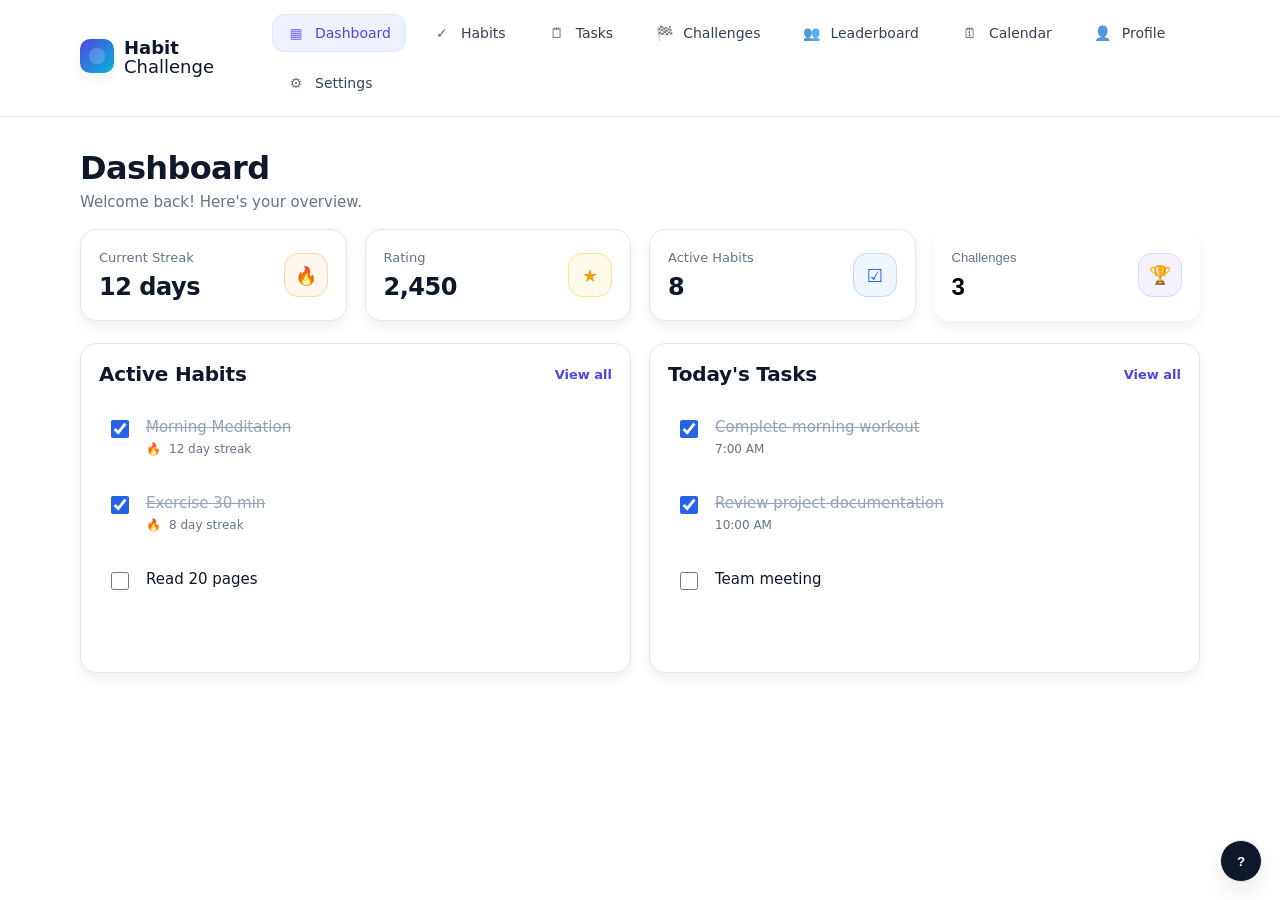
<file: projects/index.html>
<!doctype html>
<html lang="en">
<head>
  <meta charset="UTF-8" />
  <meta name="viewport" content="width=device-width, initial-scale=1.0" />
  <title>Habit Challenge – Dashboard</title>
  <link rel="stylesheet" href="style.css" />
</head>
<body>
  <!-- Top navigation -->
  <header class="topbar">
    <div class="topbar__inner">
      <a class="brand" href="#">
        <span class="brand__mark" aria-hidden="true"></span>
        <span class="brand__text">
          <strong>Habit</strong><br />
          Challenge
        </span>
      </a>

      <nav class="nav" aria-label="Primary">
        <a class="nav__link is-active" href="#"><span class="nav__icon">▦</span>Dashboard</a>
        <a class="nav__link" href="#"><span class="nav__icon">✓</span>Habits</a>
        <a class="nav__link" href="#"><span class="nav__icon">🗒</span>Tasks</a>
        <a class="nav__link" href="#"><span class="nav__icon">🏁</span>Challenges</a>
        <a class="nav__link" href="#"><span class="nav__icon">👥</span>Leaderboard</a>
        <a class="nav__link" href="#"><span class="nav__icon">🗓</span>Calendar</a>
        <a class="nav__link" href="#"><span class="nav__icon">👤</span>Profile</a>
        <a class="nav__link" href="#"><span class="nav__icon">⚙</span>Settings</a>
      </nav>
    </div>
  </header>

  <main class="page">
    <div class="container">
      <header class="page__head">
        <h1 class="page__title">Dashboard</h1>
        <p class="page__subtitle">Welcome back! Here's your overview.</p>
      </header>

      <!-- Stat cards -->
      <section class="stats" aria-label="Overview statistics">
        <article class="stat">
          <div class="stat__meta">
            <p class="stat__label">Current Streak</p>
            <p class="stat__value">12 <span>days</span></p>
          </div>
          <div class="stat__icon stat__icon--orange" aria-hidden="true">🔥</div>
        </article>

        <article class="stat">
          <div class="stat__meta">
            <p class="stat__label">Rating</p>
            <p class="stat__value">2,450</p>
          </div>
          <div class="stat__icon stat__icon--yellow" aria-hidden="true">★</div>
        </article>

        <article class="stat">
          <div class="stat__meta">
            <p class="stat__label">Active Habits</p>
            <p class="stat__value">8</p>
          </div>
          <div class="stat__icon stat__icon--blue" aria-hidden="true">☑</div>
        </article>

        <button class="stat stat--clickable" id="challengeBtn" style="border:none; background:none; cursor:pointer; text-align:left;">
          <div class="stat__meta">
            <p class="stat__label">Challenges</p>
            <p class="stat__value">3</p>
          </div>
          <div class="stat__icon stat__icon--purple" aria-hidden="true">🏆</div>
        </button>
      </section>

      <!-- Two panels -->
      <section class="grid-2" aria-label="Dashboard lists">
        <article class="panel">
          <header class="panel__head">
            <h2 class="panel__title">Active Habits</h2>
            <a class="panel__link" href="#">View all</a>
          </header>

          <div class="list">
            <label class="item">
              <input class="cb" type="checkbox" checked />
              <span class="item__text">
                <span class="item__title is-done">Morning Meditation</span>
                <span class="item__sub"><span class="mini-icon">🔥</span> 12 day streak</span>
              </span>
            </label>

            <label class="item">
              <input class="cb" type="checkbox" checked />
              <span class="item__text">
                <span class="item__title is-done">Exercise 30 min</span>
                <span class="item__sub"><span class="mini-icon">🔥</span> 8 day streak</span>
              </span>
            </label>

            <label class="item">
              <input class="cb" type="checkbox" />
              <span class="item__text">
                <span class="item__title">Read 20 pages</span>
                <span class="item__sub">&nbsp;</span>
              </span>
            </label>
          </div>
        </article>

        <article class="panel">
          <header class="panel__head">
            <h2 class="panel__title">Today's Tasks</h2>
            <a class="panel__link" href="#">View all</a>
          </header>

          <div class="list">
            <label class="item">
              <input class="cb" type="checkbox" checked />
              <span class="item__text">
                <span class="item__title is-done">Complete morning workout</span>
                <span class="item__sub">7:00 AM</span>
              </span>
            </label>

            <label class="item">
              <input class="cb" type="checkbox" checked />
              <span class="item__text">
                <span class="item__title is-done">Review project documentation</span>
                <span class="item__sub">10:00 AM</span>
              </span>
            </label>

            <label class="item">
              <input class="cb" type="checkbox" />
              <span class="item__text">
                <span class="item__title">Team meeting</span>
                <span class="item__sub">&nbsp;</span>
              </span>
            </label>
          </div>
        </article>
      </section>
    </div>

    <!-- Help bubble (bottom-right) -->
    <button class="help" aria-label="Help">?</button>
  </main>

  <!-- Challenge Modal -->
  <div class="modal" id="challengeModal">
    <div class="modal__overlay" id="modalOverlay"></div>
    <div class="modal__content">
      <button class="modal__close" id="closeModal">&times;</button>
      <h2 class="modal__title">Welcome</h2>
    </div>
  </div>

  <script>
    document.addEventListener('DOMContentLoaded', function() {
      const challengeBtn = document.getElementById('challengeBtn');
      const challengeModal = document.getElementById('challengeModal');
      const closeModal = document.getElementById('closeModal');
      const modalOverlay = document.getElementById('modalOverlay');

      if (challengeBtn) {
        challengeBtn.addEventListener('click', function(e) {
          e.preventDefault();
          challengeModal.classList.add('is-open');
        });
      }

      if (closeModal) {
        closeModal.addEventListener('click', function() {
          challengeModal.classList.remove('is-open');
        });
      }

      if (modalOverlay) {
        modalOverlay.addEventListener('click', function() {
          challengeModal.classList.remove('is-open');
        });
      }
    });
  </script>
</body>
</html>
</file>
<file: projects/style.css>
:root{
  --bg:#ffffff;
  --text:#0f172a;
  --muted:#64748b;
  --border:#e5e7eb;
  --shadow: 0 10px 24px rgba(15,23,42,.08);
  --shadow-soft: 0 6px 14px rgba(15,23,42,.06);

  --primary:#4f46e5;
  --primary-100:#eef2ff;

  --orange:#f97316;
  --orange-100:#fff7ed;

  --yellow:#f59e0b;
  --yellow-100:#fffbeb;

  --blue:#2563eb;
  --blue-100:#eff6ff;

  --purple:#7c3aed;
  --purple-100:#f5f3ff;
}

*{ box-sizing:border-box; }
html,body{ height:100%; width: 100%; }
body{
  margin:0;
  font-family: ui-sans-serif, system-ui, -apple-system, Segoe UI, Roboto, Helvetica, Arial, "Apple Color Emoji","Segoe UI Emoji";
  background:var(--bg);
  color:var(--text);
}

/* Top bar */
.topbar{
  position: sticky;
  top:0;
  z-index: 10;
  background:#fff;
  border-bottom:1px solid var(--border);
}

.topbar__inner{
  max-width: 1160px;
  margin: 0 auto;
  padding: 14px 20px;
  display:flex;
  align-items:center;
  gap: 22px;
}

.brand{
  display:flex;
  align-items:flex-start;
  gap:10px;
  text-decoration:none;
  color:inherit;
  min-width: 170px;
}

.brand__mark{
  width:34px;height:34px;
  border-radius:10px;
  background: linear-gradient(135deg, var(--primary), #06b6d4);
  box-shadow: var(--shadow-soft);
  position:relative;
}
.brand__mark::after{
  content:"";
  position:absolute;
  inset:9px;
  border-radius:7px;
  background:#fff;
  opacity:.18;
}

.brand__text{
  line-height:1.05;
  font-size:18px;
}

/* Nav */
.nav{
  display:flex;
  flex:1;
  align-items:center;
  gap: 12px;
  flex-wrap:wrap;
}

.nav__link{
  display:inline-flex;
  align-items:center;
  gap:10px;
  padding:10px 14px;
  border-radius:12px;
  color: #334155;
  text-decoration:none;
  font-size:14px;
  border: 1px solid transparent;
}

.nav__icon{
  width:18px;
  text-align:center;
  opacity:.75;
}

.nav__link:hover{
  background:#f8fafc;
  border-color:#f1f5f9;
}

.nav__link.is-active{
  background: var(--primary-100);
  border-color: #dbeafe;
  color: var(--primary);
}

/* Page */
.page{ padding: 26px 0 60px; }
.container{
  max-width: 1160px;
  margin:0 auto;
  padding:0 20px;
}

.page__head{ margin: 6px 0 18px; }
.page__title{
  margin:0;
  font-size: 32px;
  letter-spacing: -0.02em;
}
.page__subtitle{
  margin: 6px 0 0;
  color:var(--muted);
  font-size: 15px;
}

/* Stats */
.stats{
  display:grid;
  grid-template-columns: repeat(4, 1fr);
  gap: 18px;
  margin: 18px 0 22px;
}

.stat{
  border:1px solid var(--border);
  border-radius:16px;
  padding: 18px 18px;
  display:flex;
  align-items:center;
  justify-content:space-between;
  box-shadow: var(--shadow-soft);
  background:#fff;
  min-height: 92px;
}

.stat__label{
  margin:0;
  color: var(--muted);
  font-size: 13px;
}
.stat__value{
  margin: 8px 0 0;
  font-weight: 800;
  font-size: 24px;
  letter-spacing:-0.02em;
}
.stat__value span{
  font-weight: 800;
}

.stat__icon{
  width:44px;height:44px;
  border-radius:14px;
  display:grid;
  place-items:center;
  font-size: 18px;
  border:1px solid var(--border);
}

.stat__icon--orange{ background: var(--orange-100); color: var(--orange); border-color: #fed7aa; }
.stat__icon--yellow{ background: var(--yellow-100); color: var(--yellow); border-color: #fde68a; }
.stat__icon--blue{ background: var(--blue-100); color: var(--blue); border-color: #bfdbfe; }
.stat__icon--purple{ background: var(--purple-100); color: var(--purple); border-color: #ddd6fe; }

/* Panels grid */
.grid-2{
  display:grid;
  grid-template-columns: 1fr 1fr;
  gap: 18px;
}

.panel{
  border:1px solid var(--border);
  border-radius:16px;
  background:#fff;
  box-shadow: var(--shadow-soft);
  padding: 18px;
  min-height: 330px;
}

.panel__head{
  display:flex;
  align-items:center;
  justify-content:space-between;
  margin-bottom: 10px;
}

.panel__title{
  margin:0;
  font-size: 20px;
  letter-spacing:-0.01em;
}

.panel__link{
  text-decoration:none;
  font-size: 13px;
  color: var(--primary);
  font-weight: 600;
}
.panel__link:hover{ text-decoration:underline; }

/* List items */
.list{ padding-top: 6px; }
.item{
  display:flex;
  gap: 14px;
  align-items:flex-start;
  padding: 16px 8px;
  border-radius: 12px;
  cursor:pointer;
}
.item + .item{ margin-top: 6px; }

.item:hover{ background:#f8fafc; }

.cb{
  width:18px;
  height:18px;
  accent-color: #2563eb;
  margin-top: 2px;
}

.item__text{ display:flex; flex-direction:column; gap:6px; }
.item__title{
  font-size: 15px;
  color:#0f172a;
}
.item__title.is-done{
  color:#94a3b8;
  text-decoration: line-through;
}

.item__sub{
  font-size: 12px;
  color: var(--muted);
  display:flex;
  align-items:center;
  gap:8px;
}
.mini-icon{ color: var(--orange); }

/* Help bubble */
.help{
  position: fixed;
  right: 18px;
  bottom: 18px;
  width: 42px;
  height: 42px;
  border-radius: 999px;
  border: 1px solid var(--border);
  background:#0f172a;
  color:#fff;
  font-weight:800;
  box-shadow: var(--shadow);
  cursor:pointer;
}
.help:hover{ filter: brightness(1.05); }

/* Responsive */
@media (max-width: 1024px){
  .stats{ grid-template-columns: repeat(2, 1fr); }
  .grid-2{ grid-template-columns: 1fr; }
  .brand{ min-width: auto; }
}

@media (max-width: 560px){
  .nav{ gap: 8px; }
  .nav__link{ padding: 8px 10px; font-size: 13px; }
  .stats{ grid-template-columns: 1fr; }
  .page__title{ font-size: 28px; }
}

/* Modal */
.modal{
  position: fixed;
  top: 0;
  left: 0;
  width: 100%;
  height: 100%;
  display: flex;
  align-items: center;
  justify-content: center;
  opacity: 0;
  visibility: hidden;
  z-index: 1000;
  transition: opacity 0.3s ease, visibility 0.3s ease;
}

.modal.is-open{
  opacity: 1;
  visibility: visible;
}

.modal__overlay{
  position: absolute;
  top: 0;
  left: 0;
  width: 100%;
  height: 100%;
  background: rgba(0, 0, 0, 0.5);
}

.modal__content{
  position: relative;
  background: #fff;
  border-radius: 16px;
  padding: 40px 30px;
  max-width: 400px;
  box-shadow: var(--shadow);
  text-align: center;
}

.modal__title{
  margin: 0;
  font-size: 28px;
  color: var(--text);
  font-weight: 600;
}

.modal__close{
  position: absolute;
  top: 12px;
  right: 12px;
  width: 32px;
  height: 32px;
  border: none;
  background: transparent;
  font-size: 24px;
  cursor: pointer;
  color: var(--muted);
  display: flex;
  align-items: center;
  justify-content: center;
  border-radius: 8px;
  transition: background 0.2s ease, color 0.2s ease;
}

.modal__close:hover{
  background: #f1f5f9;
  color: var(--text);
}

.stat--clickable{
  cursor: pointer;
  transition: transform 0.2s ease, box-shadow 0.2s ease;
}

.stat--clickable:hover{
  transform: translateY(-2px);
  box-shadow: 0 12px 28px rgba(15,23,42,.12);
}
</file>
